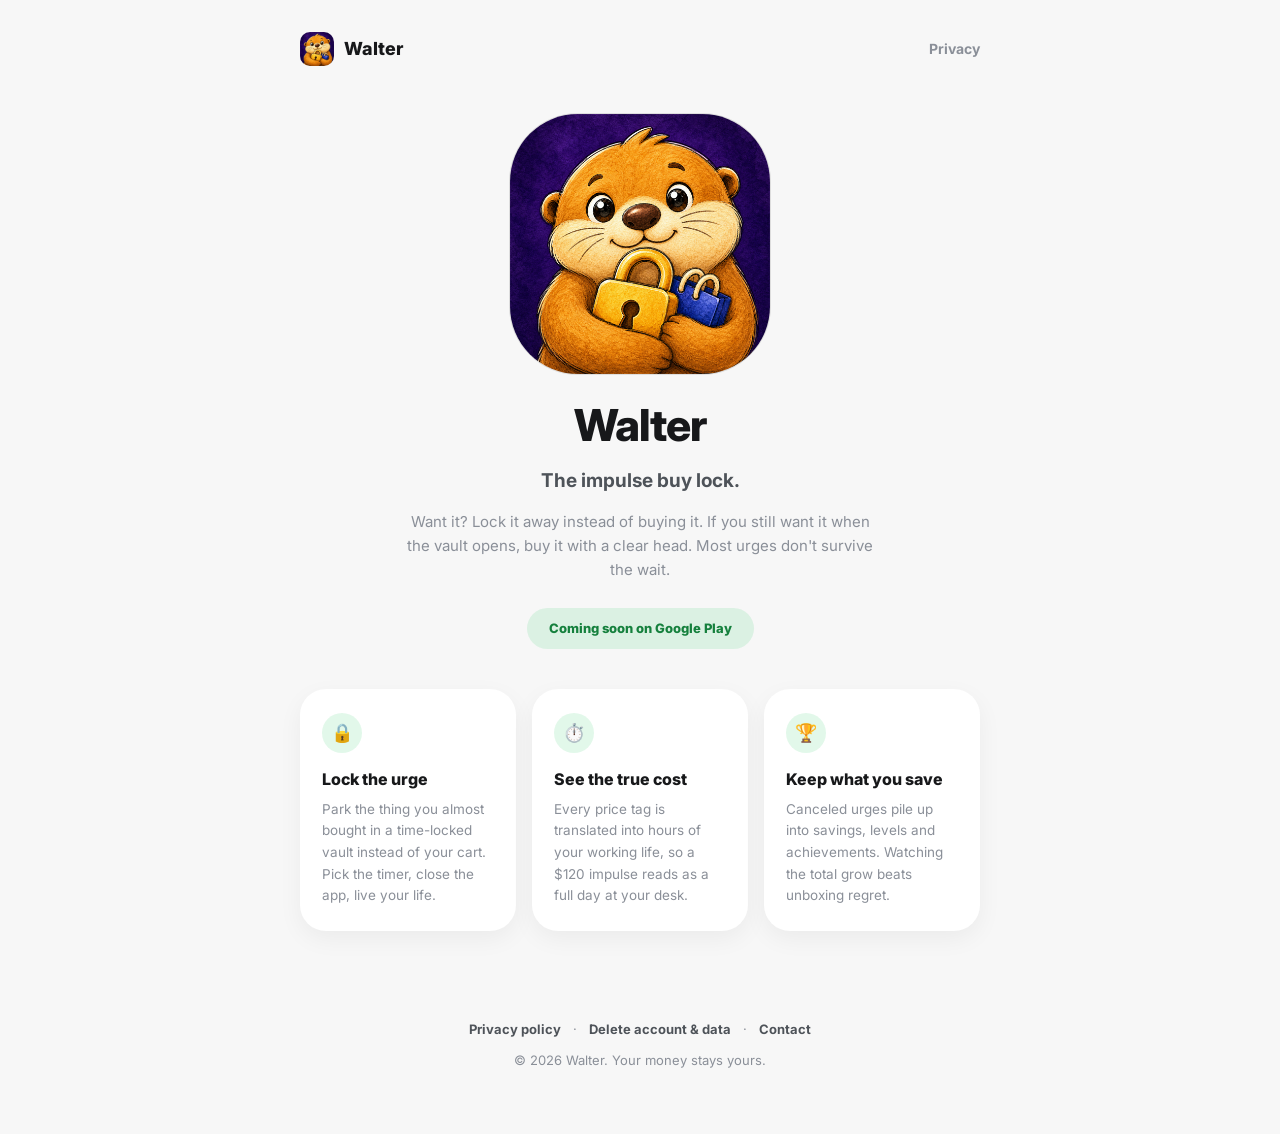
<file: index.html>
<!doctype html>
<html lang="en">
<head>
  <meta charset="utf-8">
  <meta name="viewport" content="width=device-width, initial-scale=1">
  <title>Walter — the impulse buy lock</title>
  <meta name="description" content="Walter locks your impulse buys in a time vault. If you still want it when the vault opens, buy it with a clear head. Most urges don't survive the wait.">
  <meta name="theme-color" content="#F3F3F3">
  <link rel="canonical" href="https://karroge10.github.io/walter-site/">
  <meta property="og:type" content="website">
  <meta property="og:site_name" content="Walter">
  <meta property="og:title" content="Walter — the impulse buy lock">
  <meta property="og:description" content="Lock impulse buys in a time vault and come back to them with a clear head.">
  <meta property="og:url" content="https://karroge10.github.io/walter-site/">
  <meta property="og:image" content="https://karroge10.github.io/walter-site/social-preview.png">
  <meta property="og:image:width" content="1200">
  <meta property="og:image:height" content="630">
  <meta property="og:image:alt" content="Walter the otter holding a gold lock and blue shopping bag">
  <meta name="twitter:card" content="summary_large_image">
  <meta name="twitter:title" content="Walter — the impulse buy lock">
  <meta name="twitter:description" content="Lock impulse buys in a time vault and come back to them with a clear head.">
  <meta name="twitter:image" content="https://karroge10.github.io/walter-site/social-preview.png">
  <meta name="twitter:image:alt" content="Walter the otter holding a gold lock and blue shopping bag">
  <link rel="icon" type="image/png" sizes="512x512" href="favicon.png?v=rounded">
  <link rel="icon" type="image/png" sizes="32x32" href="favicon-32.png?v=rounded">
  <link rel="icon" type="image/png" sizes="16x16" href="favicon-16.png?v=rounded">
  <link rel="apple-touch-icon" sizes="180x180" href="apple-touch-icon.png">
  <link rel="manifest" href="manifest.webmanifest">
  <link rel="preconnect" href="https://fonts.googleapis.com">
  <link rel="preconnect" href="https://fonts.gstatic.com" crossorigin>
  <link href="https://fonts.googleapis.com/css2?family=Inter:wght@400;700;800&display=swap" rel="stylesheet">
  <link rel="stylesheet" href="styles.css">
</head>
<body>
  <div class="wrap">
    <header class="site">
      <a class="brand" href="index.html">
        <img src="icon-192.png" alt="">
        Walter
      </a>
      <nav><a href="privacy.html">Privacy</a></nav>
    </header>

    <section class="hero">
      <img class="mascot" src="icon-512.png" alt="Walter the otter holding a gold lock and blue shopping bag">
      <h1>Walter</h1>
      <p class="tagline">The impulse buy lock.</p>
      <p class="sub">
        Want it? Lock it away instead of buying it. If you still want it when the
        vault opens, buy it with a clear head. Most urges don't survive the wait.
      </p>
      <span class="pill">Coming soon on Google Play</span>
    </section>

    <section class="cards">
      <div class="card">
        <div class="dot">🔒</div>
        <h3>Lock the urge</h3>
        <p>Park the thing you almost bought in a time-locked vault instead of your cart. Pick the timer, close the app, live your life.</p>
      </div>
      <div class="card">
        <div class="dot">⏱️</div>
        <h3>See the true cost</h3>
        <p>Every price tag is translated into hours of your working life, so a $120 impulse reads as a full day at your desk.</p>
      </div>
      <div class="card">
        <div class="dot">🏆</div>
        <h3>Keep what you save</h3>
        <p>Canceled urges pile up into savings, levels and achievements. Watching the total grow beats unboxing regret.</p>
      </div>
    </section>

    <footer class="site">
      <a href="privacy.html">Privacy policy</a>
      <span class="sep">·</span>
      <a href="privacy.html#account-deletion">Delete account &amp; data</a>
      <span class="sep">·</span>
      <a href="mailto:nokolabs.dev@gmail.com">Contact</a>
      <p style="margin-top: 10px;">© 2026 Walter. Your money stays yours.</p>
    </footer>
  </div>
</body>
</html>
</file>
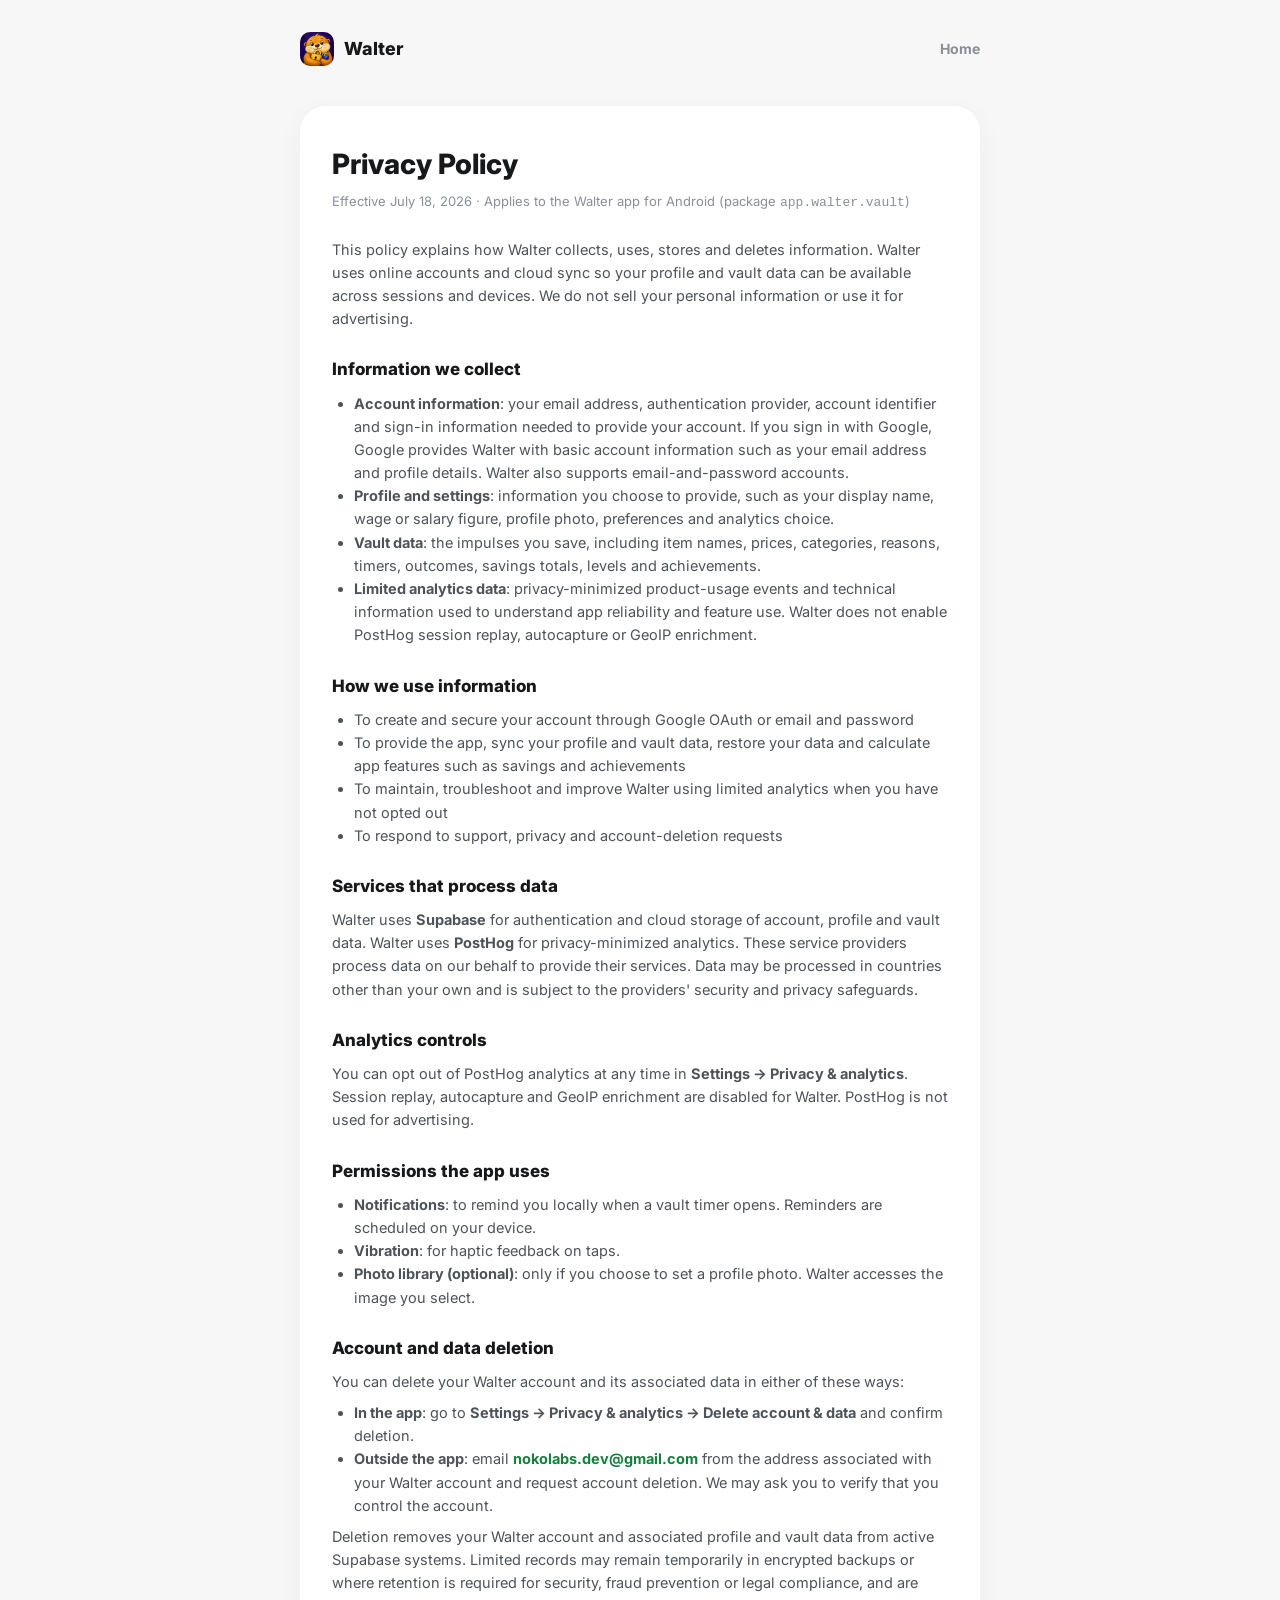
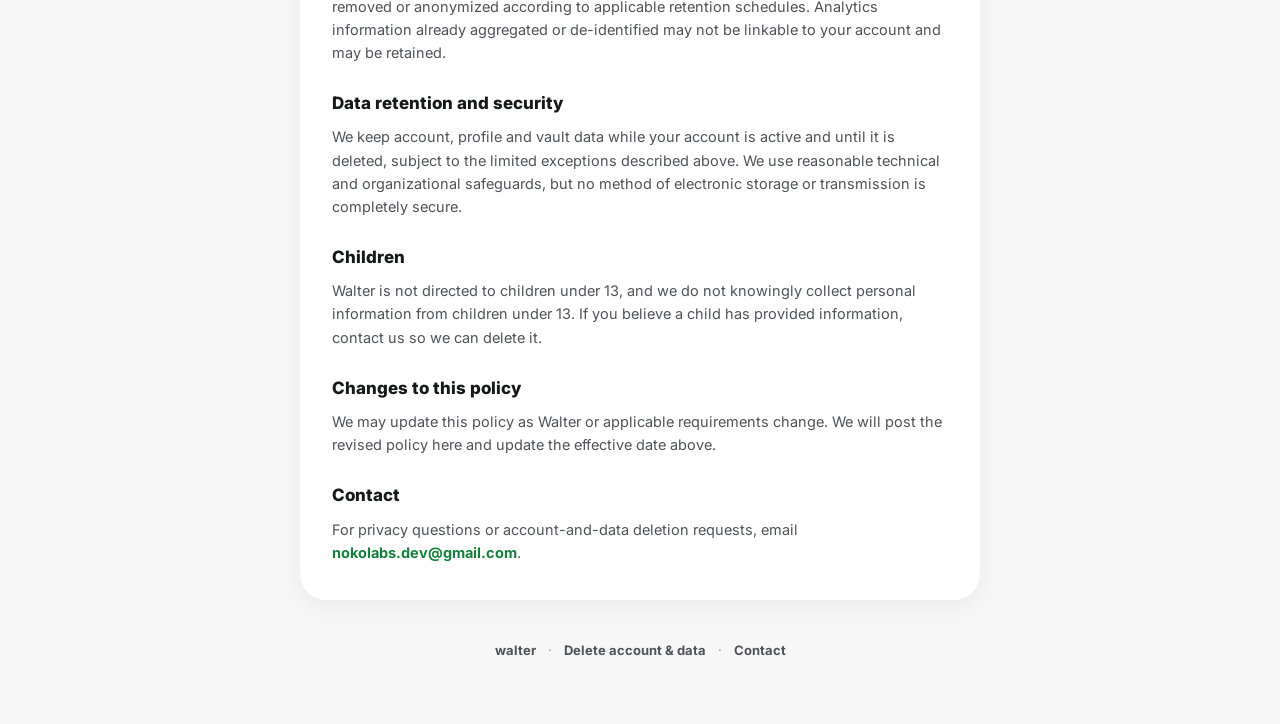
<file: privacy.html>
<!doctype html>
<html lang="en">
<head>
  <meta charset="utf-8">
  <meta name="viewport" content="width=device-width, initial-scale=1">
  <title>Privacy Policy · Walter</title>
  <meta name="description" content="Privacy policy and account-deletion instructions for the Walter Android app.">
  <meta name="theme-color" content="#F3F3F3">
  <link rel="canonical" href="https://karroge10.github.io/walter-site/privacy.html">
  <meta property="og:type" content="website">
  <meta property="og:site_name" content="Walter">
  <meta property="og:title" content="Privacy Policy · Walter">
  <meta property="og:description" content="Privacy policy and account-deletion instructions for the Walter Android app.">
  <meta property="og:url" content="https://karroge10.github.io/walter-site/privacy.html">
  <meta property="og:image" content="https://karroge10.github.io/walter-site/social-preview.png">
  <meta property="og:image:width" content="1200">
  <meta property="og:image:height" content="630">
  <meta property="og:image:alt" content="Walter the otter holding a gold lock and blue shopping bag">
  <meta name="twitter:card" content="summary_large_image">
  <meta name="twitter:title" content="Privacy Policy · Walter">
  <meta name="twitter:description" content="Privacy policy and account-deletion instructions for the Walter Android app.">
  <meta name="twitter:image" content="https://karroge10.github.io/walter-site/social-preview.png">
  <meta name="twitter:image:alt" content="Walter the otter holding a gold lock and blue shopping bag">
  <link rel="icon" type="image/png" sizes="512x512" href="favicon.png?v=rounded">
  <link rel="icon" type="image/png" sizes="32x32" href="favicon-32.png?v=rounded">
  <link rel="icon" type="image/png" sizes="16x16" href="favicon-16.png?v=rounded">
  <link rel="apple-touch-icon" sizes="180x180" href="apple-touch-icon.png">
  <link rel="manifest" href="manifest.webmanifest">
  <link rel="preconnect" href="https://fonts.googleapis.com">
  <link rel="preconnect" href="https://fonts.gstatic.com" crossorigin>
  <link href="https://fonts.googleapis.com/css2?family=Inter:wght@400;700;800&display=swap" rel="stylesheet">
  <link rel="stylesheet" href="styles.css">
</head>
<body>
  <div class="wrap">
    <header class="site">
      <a class="brand" href="index.html">
        <img src="icon-192.png" alt="">
        Walter
      </a>
      <nav><a href="index.html">Home</a></nav>
    </header>

    <article class="doc">
      <h1>Privacy Policy</h1>
      <p class="date">Effective July 18, 2026 · Applies to the Walter app for Android (package <code>app.walter.vault</code>)</p>

      <p>
        This policy explains how Walter collects, uses, stores and deletes information.
        Walter uses online accounts and cloud sync so your profile and vault data can be
        available across sessions and devices. We do not sell your personal information
        or use it for advertising.
      </p>

      <h2>Information we collect</h2>
      <ul>
        <li><strong>Account information</strong>: your email address, authentication provider, account identifier and sign-in information needed to provide your account. If you sign in with Google, Google provides Walter with basic account information such as your email address and profile details. Walter also supports email-and-password accounts.</li>
        <li><strong>Profile and settings</strong>: information you choose to provide, such as your display name, wage or salary figure, profile photo, preferences and analytics choice.</li>
        <li><strong>Vault data</strong>: the impulses you save, including item names, prices, categories, reasons, timers, outcomes, savings totals, levels and achievements.</li>
        <li><strong>Limited analytics data</strong>: privacy-minimized product-usage events and technical information used to understand app reliability and feature use. Walter does not enable PostHog session replay, autocapture or GeoIP enrichment.</li>
      </ul>

      <h2>How we use information</h2>
      <ul>
        <li>To create and secure your account through Google OAuth or email and password</li>
        <li>To provide the app, sync your profile and vault data, restore your data and calculate app features such as savings and achievements</li>
        <li>To maintain, troubleshoot and improve Walter using limited analytics when you have not opted out</li>
        <li>To respond to support, privacy and account-deletion requests</li>
      </ul>

      <h2>Services that process data</h2>
      <p>
        Walter uses <strong>Supabase</strong> for authentication and cloud storage of account,
        profile and vault data. Walter uses <strong>PostHog</strong> for privacy-minimized
        analytics. These service providers process data on our behalf to provide their
        services. Data may be processed in countries other than your own and is subject
        to the providers' security and privacy safeguards.
      </p>

      <h2>Analytics controls</h2>
      <p>
        You can opt out of PostHog analytics at any time in
        <strong>Settings → Privacy &amp; analytics</strong>. Session replay, autocapture and
        GeoIP enrichment are disabled for Walter. PostHog is not used for advertising.
      </p>

      <h2>Permissions the app uses</h2>
      <ul>
        <li><strong>Notifications</strong>: to remind you locally when a vault timer opens. Reminders are scheduled on your device.</li>
        <li><strong>Vibration</strong>: for haptic feedback on taps.</li>
        <li><strong>Photo library (optional)</strong>: only if you choose to set a profile photo. Walter accesses the image you select.</li>
      </ul>

      <h2 id="account-deletion">Account and data deletion</h2>
      <p>You can delete your Walter account and its associated data in either of these ways:</p>
      <ul>
        <li><strong>In the app</strong>: go to <strong>Settings → Privacy &amp; analytics → Delete account &amp; data</strong> and confirm deletion.</li>
        <li><strong>Outside the app</strong>: email <a href="mailto:nokolabs.dev@gmail.com?subject=Walter%20account%20deletion%20request">nokolabs.dev@gmail.com</a> from the address associated with your Walter account and request account deletion. We may ask you to verify that you control the account.</li>
      </ul>
      <p>
        Deletion removes your Walter account and associated profile and vault data from
        active Supabase systems. Limited records may remain temporarily in encrypted
        backups or where retention is required for security, fraud prevention or legal
        compliance, and are removed or anonymized according to applicable retention
        schedules. Analytics information already aggregated or de-identified may not be
        linkable to your account and may be retained.
      </p>

      <h2>Data retention and security</h2>
      <p>
        We keep account, profile and vault data while your account is active and until it
        is deleted, subject to the limited exceptions described above. We use reasonable
        technical and organizational safeguards, but no method of electronic storage or
        transmission is completely secure.
      </p>

      <h2>Children</h2>
      <p>Walter is not directed to children under 13, and we do not knowingly collect personal information from children under 13. If you believe a child has provided information, contact us so we can delete it.</p>

      <h2>Changes to this policy</h2>
      <p>We may update this policy as Walter or applicable requirements change. We will post the revised policy here and update the effective date above.</p>

      <h2>Contact</h2>
      <p>For privacy questions or account-and-data deletion requests, email <a href="mailto:nokolabs.dev@gmail.com">nokolabs.dev@gmail.com</a>.</p>
    </article>

    <footer class="site">
      <a href="index.html">walter</a>
      <span class="sep">·</span>
      <a href="#account-deletion">Delete account &amp; data</a>
      <span class="sep">·</span>
      <a href="mailto:nokolabs.dev@gmail.com">Contact</a>
    </footer>
  </div>
</body>
</html>
</file>
<file: styles.css>
/* Walter site — mirrors the app's soft health-app look. */
:root {
  --bg: #F7F7F7;
  --surface: #FFFFFF;
  --text: #17181A;
  --text-secondary: #4E5359;
  --text-muted: #8A8F98;
  --accent: #22C55E;
  --accent-soft: rgba(34, 197, 94, 0.13);
  --radius: 26px;
  --shadow: 0 8px 24px rgba(15, 18, 20, 0.05);
}

* { margin: 0; padding: 0; box-sizing: border-box; }

body {
  font-family: 'Inter', -apple-system, 'Segoe UI', Roboto, sans-serif;
  background: var(--bg);
  color: var(--text);
  line-height: 1.6;
  -webkit-font-smoothing: antialiased;
}

.wrap {
  max-width: 720px;
  margin: 0 auto;
  padding: 24px 20px 64px;
}

header.site {
  display: flex;
  align-items: center;
  justify-content: space-between;
  padding: 8px 0 40px;
}

.brand {
  display: flex;
  align-items: center;
  gap: 10px;
  font-weight: 800;
  font-size: 18px;
  color: var(--text);
  text-decoration: none;
}

.brand img { width: 34px; height: 34px; border-radius: 10px; }

header.site nav a {
  color: var(--text-muted);
  text-decoration: none;
  font-weight: 700;
  font-size: 14px;
}

header.site nav a:hover { color: var(--text); }

.hero { text-align: center; padding: 8px 0 40px; }

.hero img.mascot {
  width: 260px;
  max-width: 70vw;
  height: auto;
  margin-bottom: 8px;
  border-radius: 26%;
  outline: 1px solid oklch(0 0 0 / 0.1);
}

.hero h1 {
  font-size: 44px;
  font-weight: 800;
  letter-spacing: -0.02em;
  margin-bottom: 6px;
}

.hero p.tagline {
  font-size: 19px;
  font-weight: 700;
  color: var(--text-secondary);
  margin-bottom: 14px;
}

.hero p.sub {
  font-size: 15px;
  color: var(--text-muted);
  max-width: 480px;
  margin: 0 auto 26px;
}

.pill {
  display: inline-block;
  background: var(--accent-soft);
  color: #15803D;
  font-weight: 800;
  font-size: 13px;
  padding: 10px 22px;
  border-radius: 999px;
}

.cards {
  display: grid;
  grid-template-columns: repeat(auto-fit, minmax(200px, 1fr));
  gap: 16px;
  margin-bottom: 48px;
}

.card {
  background: var(--surface);
  border-radius: var(--radius);
  box-shadow: var(--shadow);
  padding: 24px 22px;
}

.card .dot {
  width: 40px;
  height: 40px;
  border-radius: 999px;
  background: var(--accent-soft);
  display: flex;
  align-items: center;
  justify-content: center;
  font-size: 18px;
  margin-bottom: 14px;
}

.card h3 { font-size: 16px; font-weight: 800; margin-bottom: 6px; }
.card p { font-size: 13.5px; color: var(--text-muted); }

/* Privacy page */
.doc {
  background: var(--surface);
  border-radius: var(--radius);
  box-shadow: var(--shadow);
  padding: 36px 32px;
}

.doc h1 { font-size: 28px; font-weight: 800; margin-bottom: 4px; }
.doc p.date { color: var(--text-muted); font-size: 13px; margin-bottom: 24px; }
.doc h2 { font-size: 17px; font-weight: 800; margin: 26px 0 8px; }
.doc p, .doc li { font-size: 14.5px; color: var(--text-secondary); }
.doc ul { padding-left: 22px; margin: 8px 0; }
.doc a { color: #15803D; font-weight: 700; text-decoration: none; }
.doc a:hover { text-decoration: underline; }

footer.site {
  text-align: center;
  padding-top: 40px;
  font-size: 13px;
  color: var(--text-muted);
}

footer.site a { color: var(--text-secondary); font-weight: 700; text-decoration: none; }
footer.site a:hover { color: var(--text); }
footer.site .sep { margin: 0 8px; color: var(--text-muted); }
</file>
